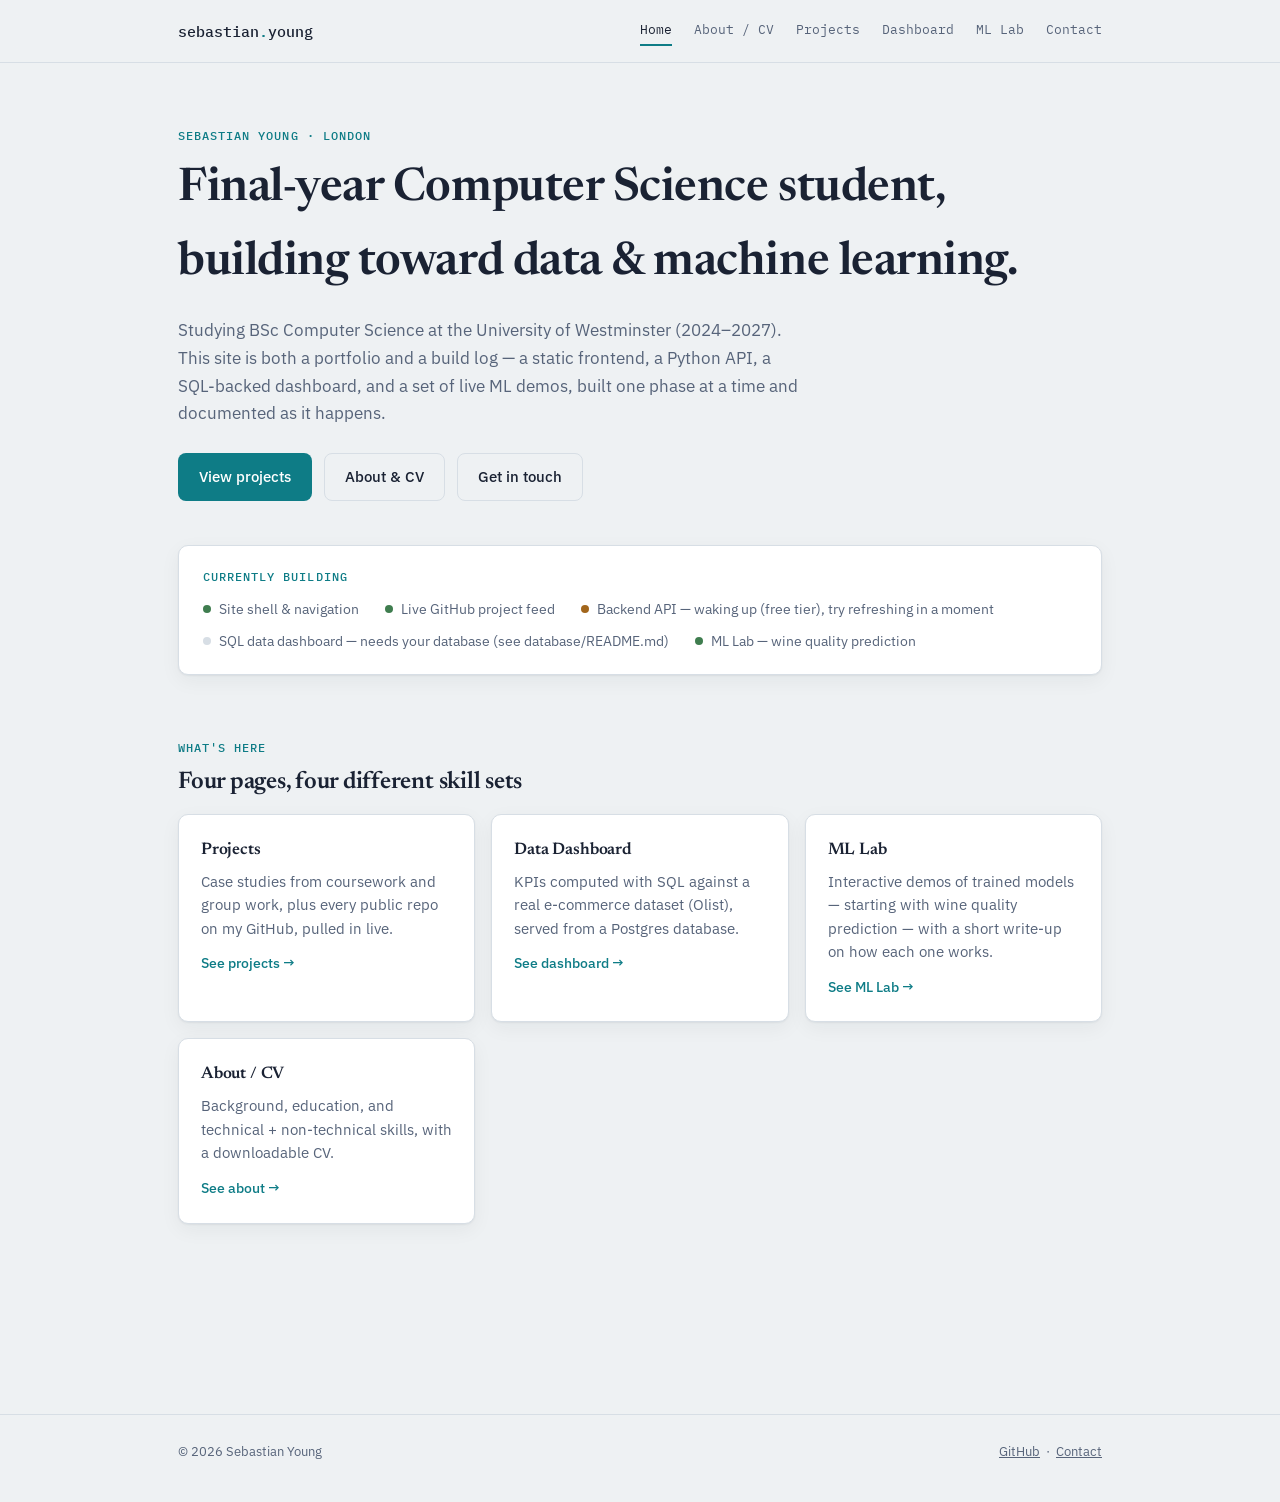
<file: docs/index.html>
<!DOCTYPE html>
<html lang="en">
<head>
<meta charset="UTF-8">
<meta name="viewport" content="width=device-width, initial-scale=1.0">
<title>Sebastian Young — Data &amp; ML Portfolio</title>
<meta name="description" content="Sebastian Young — final-year Computer Science student building a portfolio of data, SQL, and machine learning projects.">
<link rel="stylesheet" href="css/style.css">
</head>
<body>

<header class="site-nav">
  <div class="wrap">
    <a class="brand" href="index.html">sebastian<span>.</span>young</a>
    <nav class="links">
      <a href="index.html" aria-current="page">Home</a>
      <a href="about.html">About / CV</a>
      <a href="projects.html">Projects</a>
      <a href="dashboard.html">Dashboard</a>
      <a href="ml-lab.html">ML Lab</a>
      <a href="contact.html">Contact</a>
    </nav>
  </div>
</header>

<main>
  <div class="wrap">
    <section class="hero">
      <span class="eyebrow">Sebastian Young · London</span>
      <h1>Final-year Computer Science student, building toward data &amp; machine learning.</h1>
      <p class="dek">Studying BSc Computer Science at the University of Westminster (2024–2027). This site is both a portfolio and a build log — a static frontend, a Python API, a SQL-backed dashboard, and a set of live ML demos, built one phase at a time and documented as it happens.</p>
      <div class="cta-row">
        <a class="btn btn-primary" href="projects.html">View projects</a>
        <a class="btn btn-secondary" href="about.html">About &amp; CV</a>
        <a class="btn btn-secondary" href="contact.html">Get in touch</a>
      </div>

      <div class="status-strip">
        <span class="eyebrow" style="margin-bottom:0;">Currently building</span>
        <div class="status-row">
          <span class="status-item"><span class="dot live"></span>Site shell &amp; navigation</span>
          <span class="status-item"><span class="dot live"></span>Live GitHub project feed</span>
          <span class="status-item"><span class="dot planned" id="backend-status-dot"></span><span id="backend-status-text">Backend API</span></span>
          <span class="status-item"><span class="dot planned"></span>SQL data dashboard — needs your database (see database/README.md)</span>
          <span class="status-item"><span class="dot live"></span>ML Lab — wine quality prediction</span>
        </div>
      </div>
    </section>

    <section>
      <span class="eyebrow">What's here</span>
      <h2>Four pages, four different skill sets</h2>
      <div class="grid">
        <div class="card">
          <h3>Projects</h3>
          <p>Case studies from coursework and group work, plus every public repo on my GitHub, pulled in live.</p>
          <a class="card-link" href="projects.html">See projects →</a>
        </div>
        <div class="card">
          <h3>Data Dashboard</h3>
          <p>KPIs computed with SQL against a real e-commerce dataset (Olist), served from a Postgres database.</p>
          <a class="card-link" href="dashboard.html">See dashboard →</a>
        </div>
        <div class="card">
          <h3>ML Lab</h3>
          <p>Interactive demos of trained models — starting with wine quality prediction — with a short write-up on how each one works.</p>
          <a class="card-link" href="ml-lab.html">See ML Lab →</a>
        </div>
        <div class="card">
          <h3>About / CV</h3>
          <p>Background, education, and technical + non-technical skills, with a downloadable CV.</p>
          <a class="card-link" href="about.html">See about →</a>
        </div>
      </div>
    </section>
  </div>
</main>

<footer class="site-footer">
  <div class="wrap">
    <span>© 2026 Sebastian Young</span>
    <span>
      <a href="https://github.com/SyoungCode" target="_blank" rel="noopener">GitHub</a>
      &nbsp;·&nbsp;
      <a href="contact.html">Contact</a>
    </span>
  </div>
</footer>

<script src="js/config.js"></script>
<script src="js/api-status.js"></script>
</body>
</html>
</file>
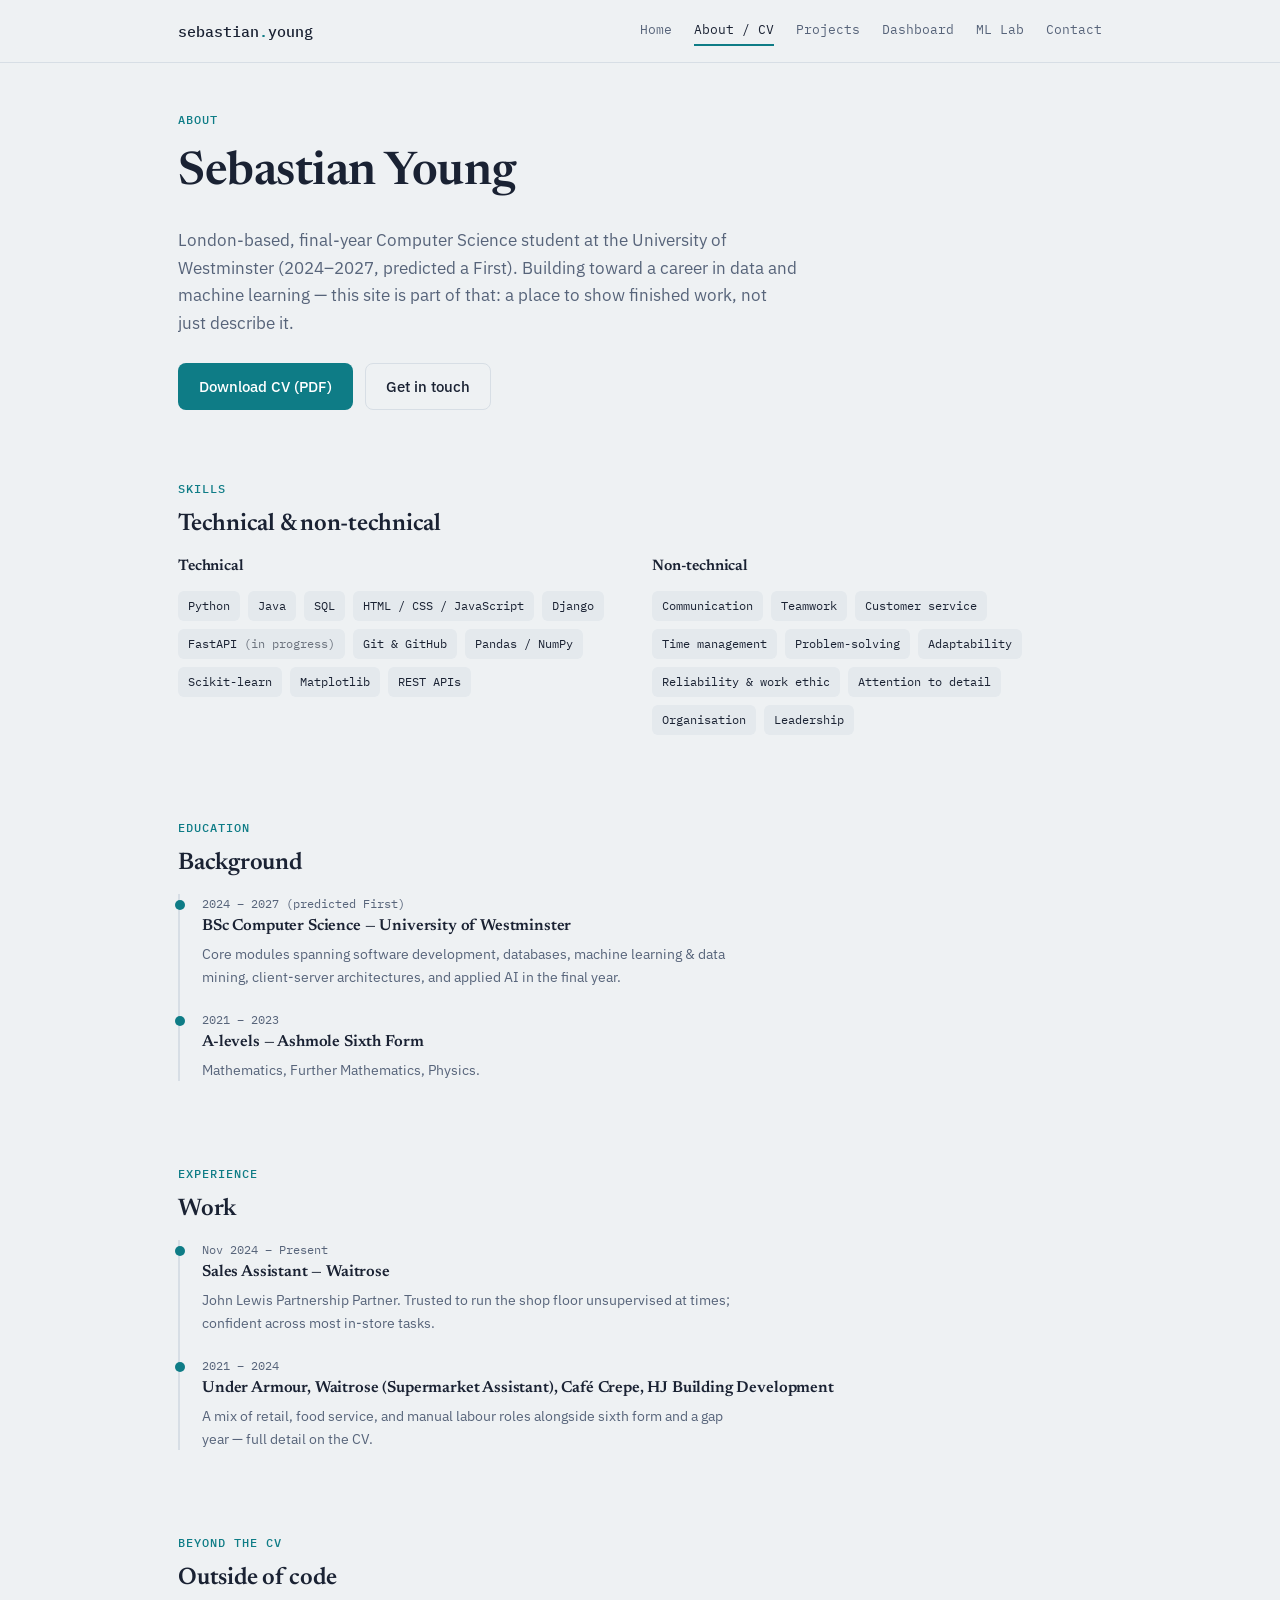
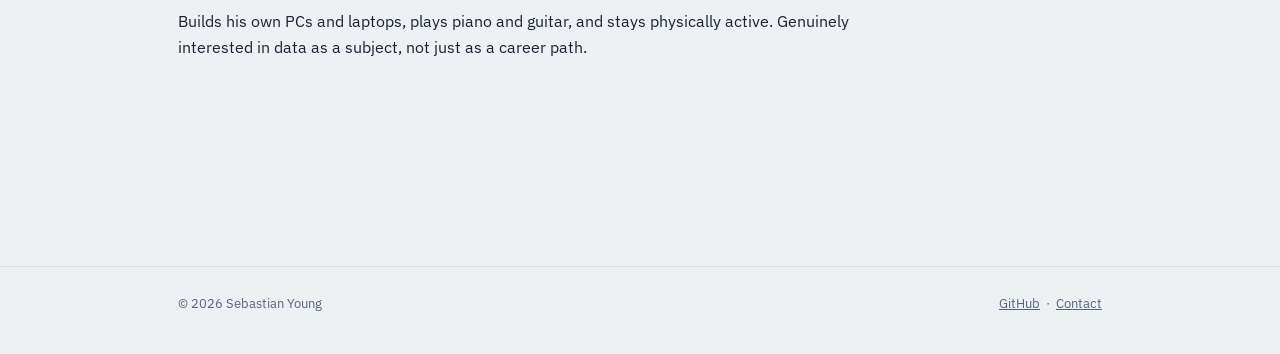
<file: docs/about.html>
<!DOCTYPE html>
<html lang="en">
<head>
<meta charset="UTF-8">
<meta name="viewport" content="width=device-width, initial-scale=1.0">
<title>About &amp; CV — Sebastian Young</title>
<link rel="stylesheet" href="css/style.css">
</head>
<body>

<header class="site-nav">
  <div class="wrap">
    <a class="brand" href="index.html">sebastian<span>.</span>young</a>
    <nav class="links">
      <a href="index.html">Home</a>
      <a href="about.html" aria-current="page">About / CV</a>
      <a href="projects.html">Projects</a>
      <a href="dashboard.html">Dashboard</a>
      <a href="ml-lab.html">ML Lab</a>
      <a href="contact.html">Contact</a>
    </nav>
  </div>
</header>

<main>
  <div class="wrap">
    <section class="hero" style="padding-top:48px;">
      <span class="eyebrow">About</span>
      <h1>Sebastian Young</h1>
      <p class="dek">London-based, final-year Computer Science student at the University of Westminster (2024–2027, predicted a First). Building toward a career in data and machine learning — this site is part of that: a place to show finished work, not just describe it.</p>
      <div class="cta-row">
        <a class="btn btn-primary" href="assets/cv.pdf" download>Download CV (PDF)</a>
        <a class="btn btn-secondary" href="contact.html">Get in touch</a>
      </div>
    </section>

    <section id="skills">
      <span class="eyebrow">Skills</span>
      <h2>Technical &amp; non-technical</h2>
      <div class="skill-cols">
        <div>
          <h3>Technical</h3>
          <ul>
            <li>Python</li>
            <li>Java</li>
            <li>SQL</li>
            <li>HTML / CSS / JavaScript</li>
            <li>Django</li>
            <li>FastAPI <em style="font-style:normal;opacity:.6">(in progress)</em></li>
            <li>Git &amp; GitHub</li>
            <li>Pandas / NumPy</li>
            <li>Scikit-learn</li>
            <li>Matplotlib</li>
            <li>REST APIs</li>
          </ul>
        </div>
        <div>
          <h3>Non-technical</h3>
          <ul>
            <li>Communication</li>
            <li>Teamwork</li>
            <li>Customer service</li>
            <li>Time management</li>
            <li>Problem-solving</li>
            <li>Adaptability</li>
            <li>Reliability &amp; work ethic</li>
            <li>Attention to detail</li>
            <li>Organisation</li>
            <li>Leadership</li>
          </ul>
        </div>
      </div>
    </section>

    <section id="education">
      <span class="eyebrow">Education</span>
      <h2>Background</h2>
      <div class="timeline">
        <div class="entry">
          <div class="meta">2024 – 2027 (predicted First)</div>
          <h3>BSc Computer Science — University of Westminster</h3>
          <p>Core modules spanning software development, databases, machine learning &amp; data mining, client-server architectures, and applied AI in the final year.</p>
        </div>
        <div class="entry">
          <div class="meta">2021 – 2023</div>
          <h3>A-levels — Ashmole Sixth Form</h3>
          <p>Mathematics, Further Mathematics, Physics.</p>
        </div>
      </div>
    </section>

    <section id="experience">
      <span class="eyebrow">Experience</span>
      <h2>Work</h2>
      <div class="timeline">
        <div class="entry">
          <div class="meta">Nov 2024 – Present</div>
          <h3>Sales Assistant — Waitrose</h3>
          <p>John Lewis Partnership Partner. Trusted to run the shop floor unsupervised at times; confident across most in-store tasks.</p>
        </div>
        <div class="entry">
          <div class="meta">2021 – 2024</div>
          <h3>Under Armour, Waitrose (Supermarket Assistant), Café Crepe, HJ Building Development</h3>
          <p>A mix of retail, food service, and manual labour roles alongside sixth form and a gap year — full detail on the CV.</p>
        </div>
      </div>
    </section>

    <section id="beyond">
      <span class="eyebrow">Beyond the CV</span>
      <h2>Outside of code</h2>
      <p>Builds his own PCs and laptops, plays piano and guitar, and stays physically active. Genuinely interested in data as a subject, not just as a career path.</p>
    </section>
  </div>
</main>

<footer class="site-footer">
  <div class="wrap">
    <span>© 2026 Sebastian Young</span>
    <span>
      <a href="https://github.com/SyoungCode" target="_blank" rel="noopener">GitHub</a>
      &nbsp;·&nbsp;
      <a href="contact.html">Contact</a>
    </span>
  </div>
</footer>

</body>
</html>
</file>
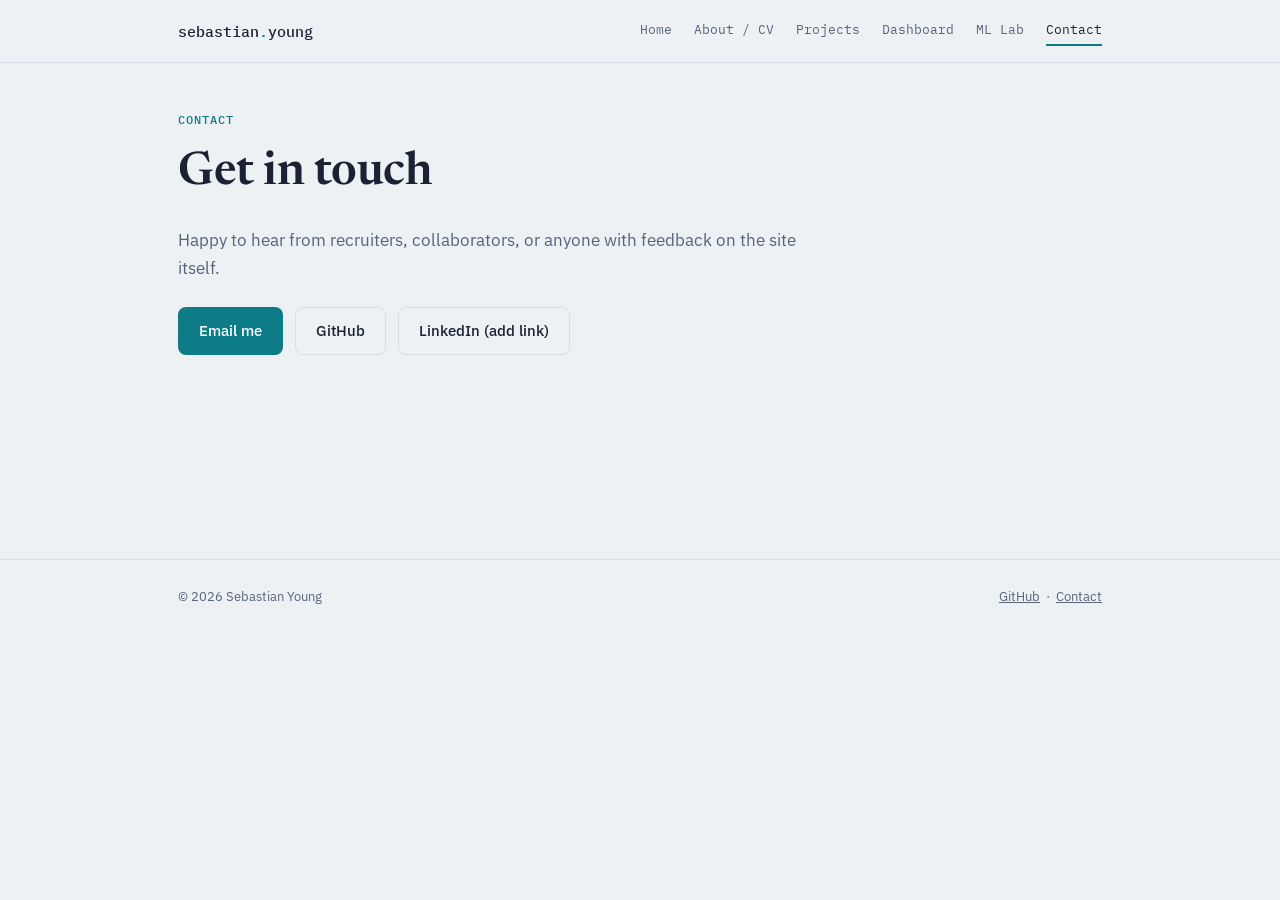
<file: docs/contact.html>
<!DOCTYPE html>
<html lang="en">
<head>
<meta charset="UTF-8">
<meta name="viewport" content="width=device-width, initial-scale=1.0">
<title>Contact — Sebastian Young</title>
<link rel="stylesheet" href="css/style.css">
</head>
<body>

<header class="site-nav">
  <div class="wrap">
    <a class="brand" href="index.html">sebastian<span>.</span>young</a>
    <nav class="links">
      <a href="index.html">Home</a>
      <a href="about.html">About / CV</a>
      <a href="projects.html">Projects</a>
      <a href="dashboard.html">Dashboard</a>
      <a href="ml-lab.html">ML Lab</a>
      <a href="contact.html" aria-current="page">Contact</a>
    </nav>
  </div>
</header>

<main>
  <div class="wrap">
    <section class="hero" style="padding-top:48px;">
      <span class="eyebrow">Contact</span>
      <h1>Get in touch</h1>
      <p class="dek">Happy to hear from recruiters, collaborators, or anyone with feedback on the site itself.</p>

      <div class="cta-row">
        <a class="btn btn-primary" href="mailto:syoung.code@gmail.com">Email me</a>
        <a class="btn btn-secondary" href="https://github.com/SyoungCode" target="_blank" rel="noopener">GitHub</a>
        <!-- TODO: add your LinkedIn URL here once you've got the link -->
        <a class="btn btn-secondary" href="#" aria-disabled="true" title="Add your LinkedIn URL">LinkedIn (add link)</a>
      </div>
    </section>
  </div>
</main>

<footer class="site-footer">
  <div class="wrap">
    <span>© 2026 Sebastian Young</span>
    <span>
      <a href="https://github.com/SyoungCode" target="_blank" rel="noopener">GitHub</a>
      &nbsp;·&nbsp;
      <a href="contact.html">Contact</a>
    </span>
  </div>
</footer>

</body>
</html>
</file>
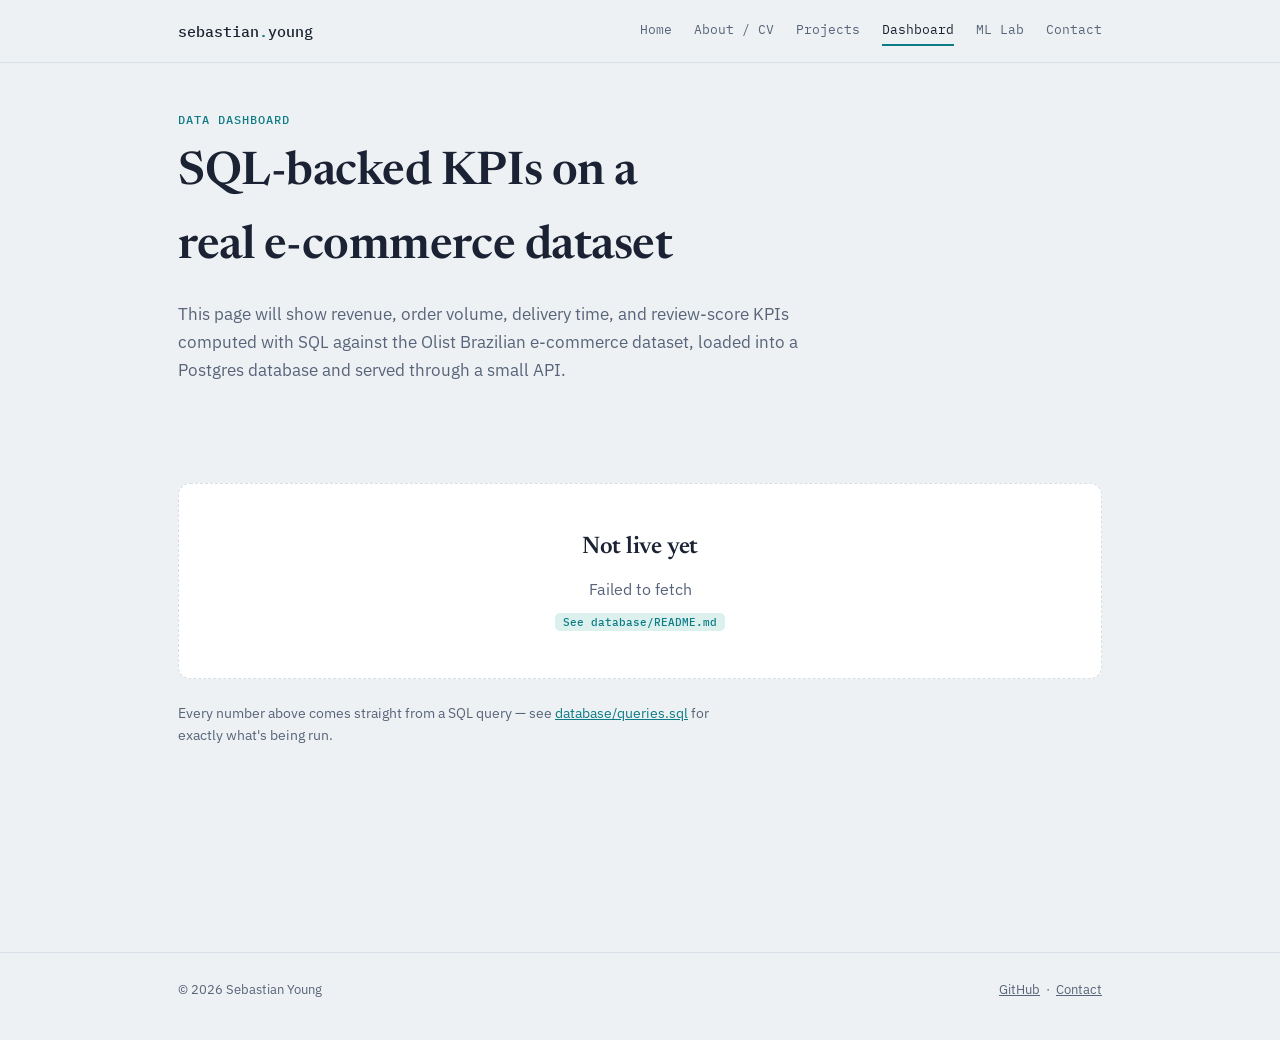
<file: docs/dashboard.html>
<!DOCTYPE html>
<html lang="en">
<head>
<meta charset="UTF-8">
<meta name="viewport" content="width=device-width, initial-scale=1.0">
<title>Data Dashboard — Sebastian Young</title>
<link rel="stylesheet" href="css/style.css">
</head>
<body>

<header class="site-nav">
  <div class="wrap">
    <a class="brand" href="index.html">sebastian<span>.</span>young</a>
    <nav class="links">
      <a href="index.html">Home</a>
      <a href="about.html">About / CV</a>
      <a href="projects.html">Projects</a>
      <a href="dashboard.html" aria-current="page">Dashboard</a>
      <a href="ml-lab.html">ML Lab</a>
      <a href="contact.html">Contact</a>
    </nav>
  </div>
</header>

<main>
  <div class="wrap">
    <section class="hero" style="padding-top:48px;">
      <span class="eyebrow">Data Dashboard</span>
      <h1>SQL-backed KPIs on a real e-commerce dataset</h1>
      <p class="dek">This page will show revenue, order volume, delivery time, and review-score KPIs computed with SQL against the Olist Brazilian e-commerce dataset, loaded into a Postgres database and served through a small API.</p>
    </section>

    <section>
      <div class="placeholder-panel" id="dashboard-note" style="display:none;">
        <h2>Not live yet</h2>
        <p id="dashboard-note-detail">The code for this page is finished — it's waiting on the database itself.</p>
        <span class="pill">See database/README.md</span>
      </div>

      <div class="stat-grid" id="kpi-grid" style="display:none;">
        <div class="stat-tile">
          <div class="value" id="kpi-orders">—</div>
          <div class="label">Total orders</div>
        </div>
        <div class="stat-tile">
          <div class="value" id="kpi-revenue">—</div>
          <div class="label">Total revenue</div>
        </div>
        <div class="stat-tile">
          <div class="value" id="kpi-review">—</div>
          <div class="label">Average review score</div>
        </div>
        <div class="stat-tile">
          <div class="value" id="kpi-delivery">—</div>
          <div class="label">Average delivery time</div>
        </div>
      </div>

      <p style="margin-top:24px; font-size:0.85rem; color:var(--text-muted);">
        Every number above comes straight from a SQL query — see
        <a href="https://github.com/SyoungCode/SyoungCode.github.io/blob/main/database/queries.sql" target="_blank" rel="noopener">database/queries.sql</a>
        for exactly what's being run.
      </p>
    </section>
  </div>
</main>

<footer class="site-footer">
  <div class="wrap">
    <span>© 2026 Sebastian Young</span>
    <span>
      <a href="https://github.com/SyoungCode" target="_blank" rel="noopener">GitHub</a>
      &nbsp;·&nbsp;
      <a href="contact.html">Contact</a>
    </span>
  </div>
</footer>

<script src="js/config.js"></script>
<script src="js/dashboard.js"></script>
</body>
</html>
</file>
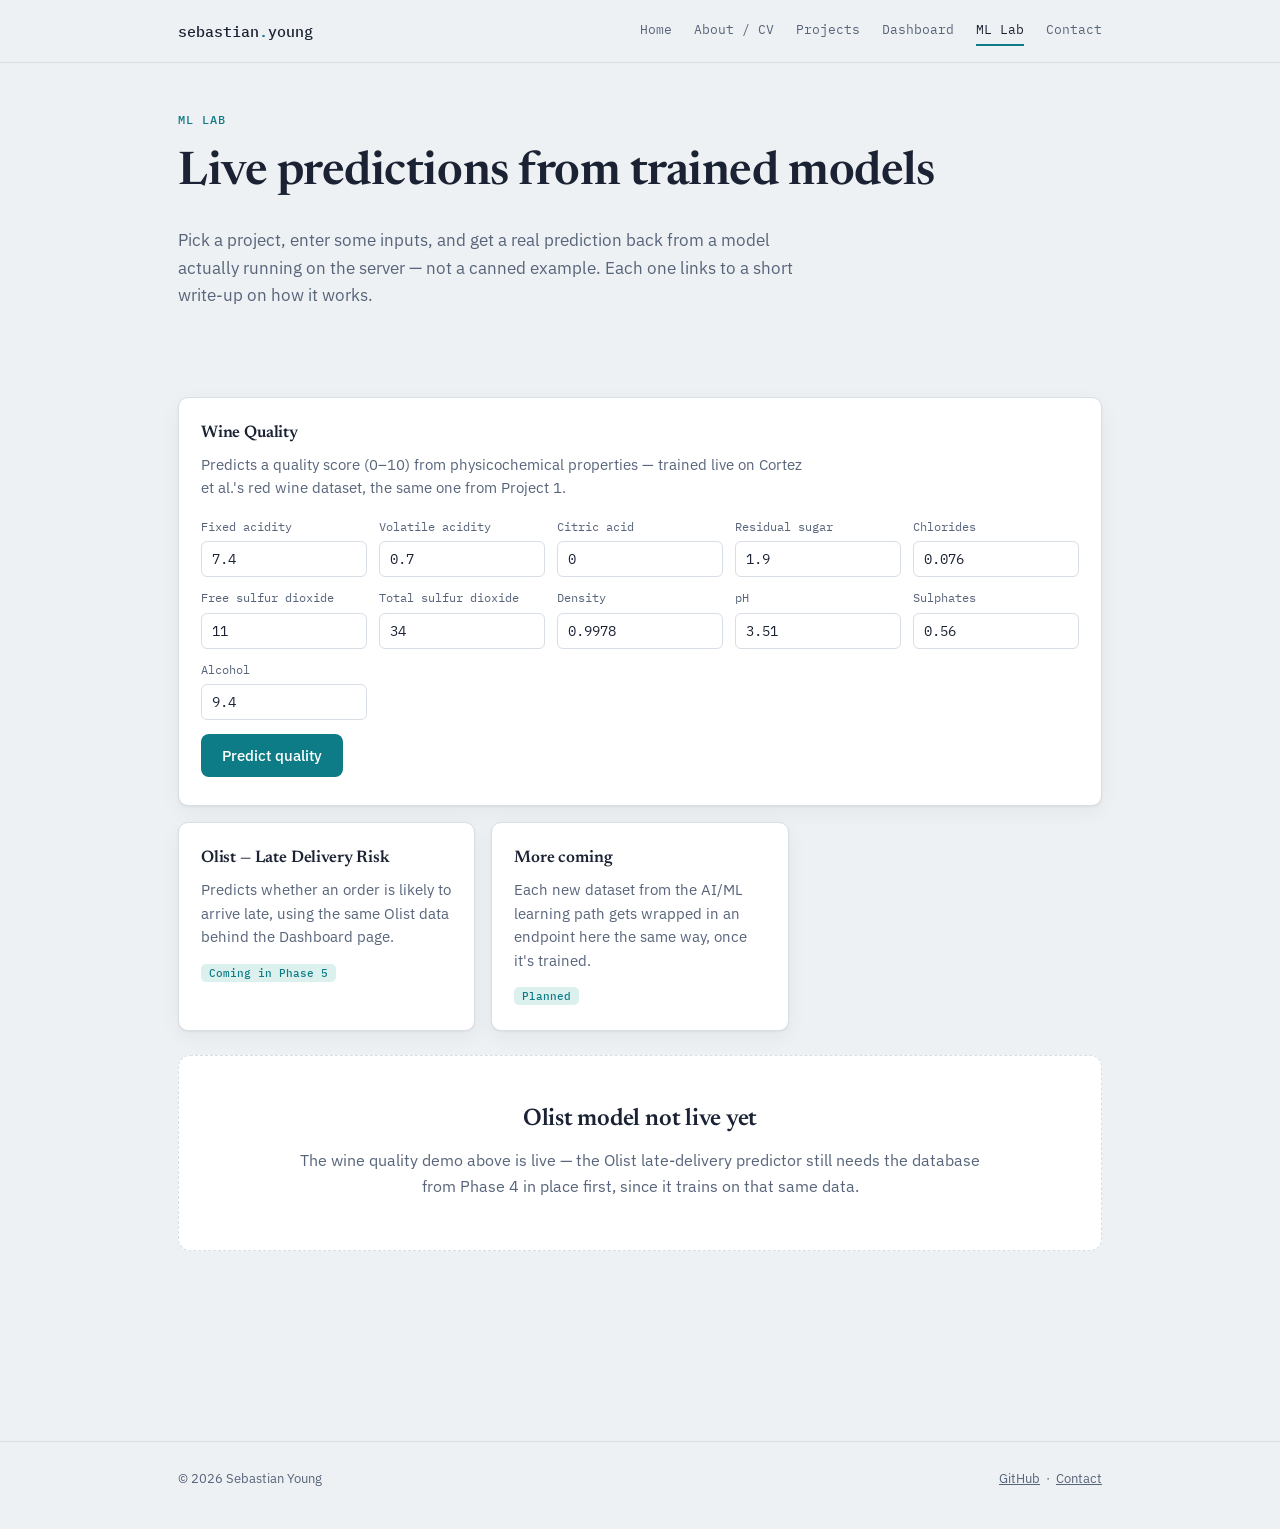
<file: docs/ml-lab.html>
<!DOCTYPE html>
<html lang="en">
<head>
<meta charset="UTF-8">
<meta name="viewport" content="width=device-width, initial-scale=1.0">
<title>ML Lab — Sebastian Young</title>
<link rel="stylesheet" href="css/style.css">
</head>
<body>

<header class="site-nav">
  <div class="wrap">
    <a class="brand" href="index.html">sebastian<span>.</span>young</a>
    <nav class="links">
      <a href="index.html">Home</a>
      <a href="about.html">About / CV</a>
      <a href="projects.html">Projects</a>
      <a href="dashboard.html">Dashboard</a>
      <a href="ml-lab.html" aria-current="page">ML Lab</a>
      <a href="contact.html">Contact</a>
    </nav>
  </div>
</header>

<main>
  <div class="wrap">
    <section class="hero" style="padding-top:48px;">
      <span class="eyebrow">ML Lab</span>
      <h1>Live predictions from trained models</h1>
      <p class="dek">Pick a project, enter some inputs, and get a real prediction back from a model actually running on the server — not a canned example. Each one links to a short write-up on how it works.</p>
    </section>

    <section>
      <div class="grid">
        <div class="card" style="grid-column: 1 / -1;">
          <h3>Wine Quality</h3>
          <p>Predicts a quality score (0–10) from physicochemical properties — trained live on Cortez et al.'s red wine dataset, the same one from Project 1.</p>

          <form class="predict-form" id="wine-form">
            <label>Fixed acidity<input type="number" step="any" name="fixed_acidity" value="7.4" required></label>
            <label>Volatile acidity<input type="number" step="any" name="volatile_acidity" value="0.7" required></label>
            <label>Citric acid<input type="number" step="any" name="citric_acid" value="0" required></label>
            <label>Residual sugar<input type="number" step="any" name="residual_sugar" value="1.9" required></label>
            <label>Chlorides<input type="number" step="any" name="chlorides" value="0.076" required></label>
            <label>Free sulfur dioxide<input type="number" step="any" name="free_sulfur_dioxide" value="11" required></label>
            <label>Total sulfur dioxide<input type="number" step="any" name="total_sulfur_dioxide" value="34" required></label>
            <label>Density<input type="number" step="any" name="density" value="0.9978" required></label>
            <label>pH<input type="number" step="any" name="pH" value="3.51" required></label>
            <label>Sulphates<input type="number" step="any" name="sulphates" value="0.56" required></label>
            <label>Alcohol<input type="number" step="any" name="alcohol" value="9.4" required></label>
          </form>
          <div class="cta-row" style="margin-top:14px;">
            <button type="submit" form="wine-form" class="btn btn-primary">Predict quality</button>
          </div>
          <div class="predict-result" id="wine-result" style="display:none;"></div>
        </div>
        <div class="card">
          <h3>Olist — Late Delivery Risk</h3>
          <p>Predicts whether an order is likely to arrive late, using the same Olist data behind the Dashboard page.</p>
          <span class="pill">Coming in Phase 5</span>
        </div>
        <div class="card">
          <h3>More coming</h3>
          <p>Each new dataset from the AI/ML learning path gets wrapped in an endpoint here the same way, once it's trained.</p>
          <span class="pill">Planned</span>
        </div>
      </div>

      <div class="placeholder-panel" style="margin-top:24px;">
        <h2>Olist model not live yet</h2>
        <p>The wine quality demo above is live — the Olist late-delivery predictor still needs the database from Phase 4 in place first, since it trains on that same data.</p>
      </div>
    </section>
  </div>
</main>

<footer class="site-footer">
  <div class="wrap">
    <span>© 2026 Sebastian Young</span>
    <span>
      <a href="https://github.com/SyoungCode" target="_blank" rel="noopener">GitHub</a>
      &nbsp;·&nbsp;
      <a href="contact.html">Contact</a>
    </span>
  </div>
</footer>

<script src="js/config.js"></script>
<script src="js/ml-lab.js"></script>
</body>
</html>
</file>
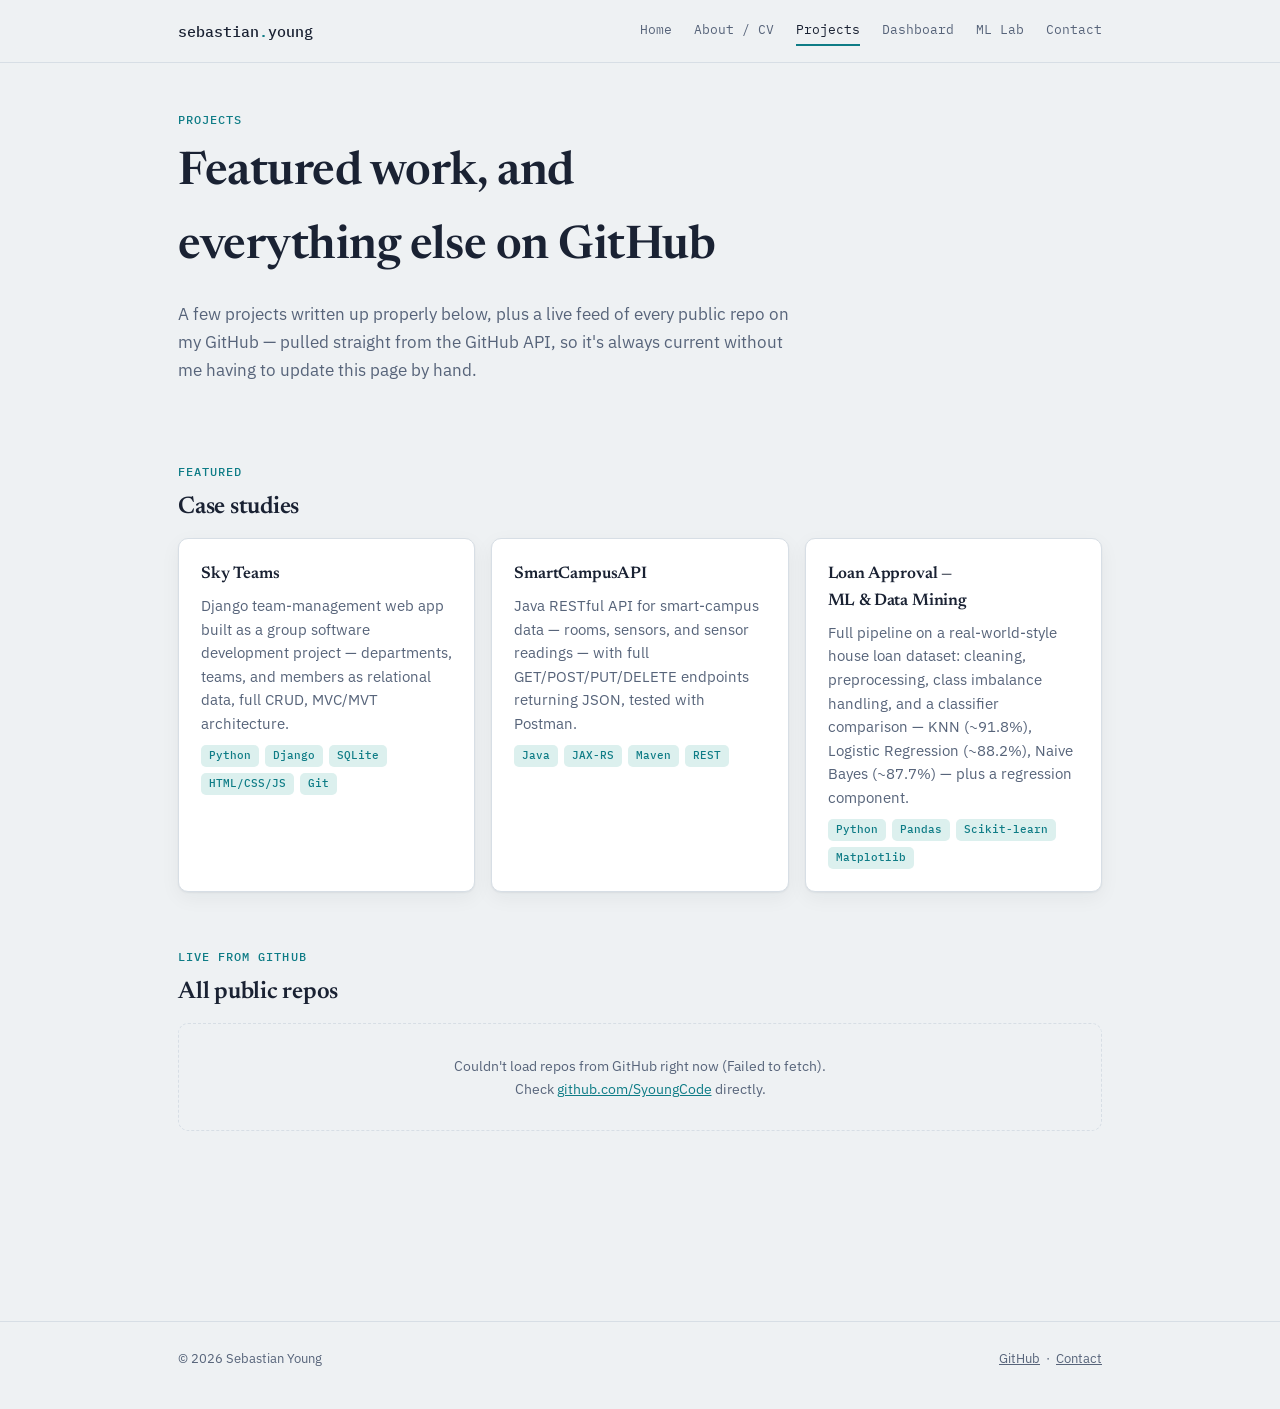
<file: docs/projects.html>
<!DOCTYPE html>
<html lang="en">
<head>
<meta charset="UTF-8">
<meta name="viewport" content="width=device-width, initial-scale=1.0">
<title>Projects — Sebastian Young</title>
<link rel="stylesheet" href="css/style.css">
</head>
<body>

<header class="site-nav">
  <div class="wrap">
    <a class="brand" href="index.html">sebastian<span>.</span>young</a>
    <nav class="links">
      <a href="index.html">Home</a>
      <a href="about.html">About / CV</a>
      <a href="projects.html" aria-current="page">Projects</a>
      <a href="dashboard.html">Dashboard</a>
      <a href="ml-lab.html">ML Lab</a>
      <a href="contact.html">Contact</a>
    </nav>
  </div>
</header>

<main>
  <div class="wrap">
    <section class="hero" style="padding-top:48px;">
      <span class="eyebrow">Projects</span>
      <h1>Featured work, and everything else on GitHub</h1>
      <p class="dek">A few projects written up properly below, plus a live feed of every public repo on my GitHub — pulled straight from the GitHub API, so it's always current without me having to update this page by hand.</p>
    </section>

    <section id="featured">
      <span class="eyebrow">Featured</span>
      <h2>Case studies</h2>
      <div class="grid">
        <div class="card">
          <h3>Sky Teams</h3>
          <p>Django team-management web app built as a group software development project — departments, teams, and members as relational data, full CRUD, MVC/MVT architecture.</p>
          <div class="tags">
            <span class="pill">Python</span>
            <span class="pill">Django</span>
            <span class="pill">SQLite</span>
            <span class="pill">HTML/CSS/JS</span>
            <span class="pill">Git</span>
          </div>
        </div>
        <div class="card">
          <h3>SmartCampusAPI</h3>
          <p>Java RESTful API for smart-campus data — rooms, sensors, and sensor readings — with full GET/POST/PUT/DELETE endpoints returning JSON, tested with Postman.</p>
          <div class="tags">
            <span class="pill">Java</span>
            <span class="pill">JAX-RS</span>
            <span class="pill">Maven</span>
            <span class="pill">REST</span>
          </div>
        </div>
        <div class="card">
          <h3>Loan Approval — ML &amp; Data Mining</h3>
          <p>Full pipeline on a real-world-style house loan dataset: cleaning, preprocessing, class imbalance handling, and a classifier comparison — KNN (~91.8%), Logistic Regression (~88.2%), Naive Bayes (~87.7%) — plus a regression component.</p>
          <div class="tags">
            <span class="pill">Python</span>
            <span class="pill">Pandas</span>
            <span class="pill">Scikit-learn</span>
            <span class="pill">Matplotlib</span>
          </div>
        </div>
      </div>
    </section>

    <section id="repos">
      <span class="eyebrow">Live from GitHub</span>
      <h2>All public repos</h2>
      <div class="grid" id="repo-grid">
        <div class="empty-state">Loading repos from GitHub…</div>
      </div>
    </section>
  </div>
</main>

<footer class="site-footer">
  <div class="wrap">
    <span>© 2026 Sebastian Young</span>
    <span>
      <a href="https://github.com/SyoungCode" target="_blank" rel="noopener">GitHub</a>
      &nbsp;·&nbsp;
      <a href="contact.html">Contact</a>
    </span>
  </div>
</footer>

<script src="js/github.js"></script>
</body>
</html>
</file>
<file: docs/css/style.css>
/* ==========================================================================
   Sebastian Young — portfolio site
   Shared design system: color tokens, type, layout, components.
   ========================================================================== */

@import url('https://fonts.googleapis.com/css2?family=Newsreader:ital,opsz,wght@0,6..72,400;0,6..72,500;0,6..72,600;1,6..72,500&family=IBM+Plex+Sans:wght@400;500;600&family=IBM+Plex+Mono:wght@400;500&display=swap');

:root {
  --bg: #eef1f3;
  --surface: #ffffff;
  --surface-2: #e4e9ed;
  --text: #1a2233;
  --text-muted: #57647a;
  --border: #d7dee5;
  --accent: #0e7c86;
  --accent-ink: #ffffff;
  --accent-wash: #dcf0ee;
  --good: #3f7d4f;
  --warn: #a2661c;
  --shadow: 0 1px 2px rgba(20, 30, 45, 0.06), 0 6px 20px rgba(20, 30, 45, 0.05);
}

@media (prefers-color-scheme: dark) {
  :root {
    --bg: #10161d;
    --surface: #171f29;
    --surface-2: #1e2732;
    --text: #e7ecf1;
    --text-muted: #93a1b4;
    --border: #2a3644;
    --accent: #3fc2cd;
    --accent-ink: #06181a;
    --accent-wash: #17323330;
    --good: #6fbf83;
    --warn: #e0a94d;
    --shadow: 0 1px 2px rgba(0, 0, 0, 0.3), 0 10px 30px rgba(0, 0, 0, 0.35);
  }
}

* { box-sizing: border-box; }

html { scroll-behavior: smooth; }

body {
  margin: 0;
  background: var(--bg);
  color: var(--text);
  font-family: 'IBM Plex Sans', system-ui, sans-serif;
  line-height: 1.6;
  -webkit-font-smoothing: antialiased;
}

h1, h2, h3 {
  font-family: 'Newsreader', Georgia, serif;
  font-weight: 600;
  text-wrap: balance;
  color: var(--text);
  letter-spacing: -0.01em;
  margin: 0 0 12px;
}

p { margin: 0 0 16px; max-width: 68ch; }

a { color: var(--accent); }

code, .mono {
  font-family: 'IBM Plex Mono', monospace;
}

.eyebrow {
  font-family: 'IBM Plex Mono', monospace;
  font-size: 0.72rem;
  letter-spacing: 0.09em;
  text-transform: uppercase;
  color: var(--accent);
  font-weight: 500;
  display: block;
  margin-bottom: 6px;
}

/* ---------- layout ---------- */

.wrap {
  max-width: 980px;
  margin: 0 auto;
  padding: 0 28px;
}

main { padding-bottom: 100px; }

section { padding-top: 56px; }

/* ---------- nav ---------- */

header.site-nav {
  position: sticky;
  top: 0;
  z-index: 10;
  background: color-mix(in srgb, var(--bg) 88%, transparent);
  backdrop-filter: blur(8px);
  border-bottom: 1px solid var(--border);
}

header.site-nav .wrap {
  display: flex;
  align-items: center;
  justify-content: space-between;
  padding-top: 16px;
  padding-bottom: 16px;
}

.brand {
  font-family: 'IBM Plex Mono', monospace;
  font-weight: 500;
  font-size: 0.95rem;
  color: var(--text);
  text-decoration: none;
}

.brand span { color: var(--accent); }

nav.links {
  display: flex;
  flex-wrap: wrap;
  gap: 4px 22px;
}

nav.links a {
  font-family: 'IBM Plex Mono', monospace;
  font-size: 0.8rem;
  color: var(--text-muted);
  text-decoration: none;
  padding: 4px 0;
  border-bottom: 2px solid transparent;
}

nav.links a:hover { color: var(--text); }

nav.links a[aria-current="page"] {
  color: var(--text);
  border-bottom-color: var(--accent);
}

/* ---------- hero ---------- */

.hero {
  padding: 64px 0 8px;
}

.hero h1 {
  font-size: clamp(2rem, 4.2vw, 2.9rem);
  margin-bottom: 16px;
}

.hero p.dek {
  color: var(--text-muted);
  font-size: 1.08rem;
  max-width: 62ch;
}

.cta-row {
  display: flex;
  flex-wrap: wrap;
  gap: 12px;
  margin: 26px 0 6px;
}

.btn {
  display: inline-flex;
  align-items: center;
  gap: 8px;
  font-family: 'IBM Plex Sans', sans-serif;
  font-weight: 500;
  font-size: 0.92rem;
  padding: 11px 20px;
  border-radius: 8px;
  text-decoration: none;
  border: 1px solid transparent;
  cursor: pointer;
}

.btn-primary {
  background: var(--accent);
  color: var(--accent-ink);
}

.btn-secondary {
  background: transparent;
  color: var(--text);
  border-color: var(--border);
}

.btn-secondary:hover { border-color: var(--accent); color: var(--accent); }

/* ---------- status strip ---------- */

.status-strip {
  margin-top: 44px;
  padding: 22px 24px;
  background: var(--surface);
  border: 1px solid var(--border);
  border-radius: 10px;
  box-shadow: var(--shadow);
}

.status-row {
  display: flex;
  flex-wrap: wrap;
  gap: 10px 26px;
  margin-top: 12px;
}

.status-item {
  display: flex;
  align-items: center;
  gap: 8px;
  font-size: 0.86rem;
  color: var(--text-muted);
}

.dot {
  width: 8px;
  height: 8px;
  border-radius: 50%;
  flex: none;
}

.dot.live { background: var(--good); }
.dot.progress { background: var(--warn); }
.dot.planned { background: var(--border); }

/* ---------- cards / grids ---------- */

.card {
  background: var(--surface);
  border: 1px solid var(--border);
  border-radius: 10px;
  box-shadow: var(--shadow);
  padding: 22px 22px;
}

.grid {
  display: grid;
  grid-template-columns: repeat(auto-fit, minmax(260px, 1fr));
  gap: 16px;
  margin-top: 8px;
}

.card h3 {
  font-size: 1.05rem;
  margin-bottom: 6px;
}

.card p {
  font-size: 0.92rem;
  color: var(--text-muted);
  margin-bottom: 10px;
}

.tags {
  display: flex;
  flex-wrap: wrap;
  gap: 6px;
  margin-top: 6px;
}

.pill {
  font-family: 'IBM Plex Mono', monospace;
  font-size: 0.7rem;
  background: var(--accent-wash);
  color: var(--accent);
  padding: 2px 8px;
  border-radius: 5px;
  font-weight: 500;
}

.card-link {
  font-size: 0.85rem;
  font-weight: 500;
  text-decoration: none;
}

/* ---------- skills / lists ---------- */

.skill-cols {
  display: grid;
  grid-template-columns: repeat(auto-fit, minmax(260px, 1fr));
  gap: 24px;
  margin: 8px 0 28px;
}

.skill-cols h3 {
  font-size: 0.95rem;
}

.skill-cols ul {
  list-style: none;
  padding: 0;
  margin: 0;
  display: flex;
  flex-wrap: wrap;
  gap: 8px;
}

.skill-cols li {
  font-family: 'IBM Plex Mono', monospace;
  font-size: 0.78rem;
  background: var(--surface-2);
  padding: 5px 10px;
  border-radius: 6px;
  color: var(--text);
}

.timeline {
  border-left: 2px solid var(--border);
  margin: 8px 0 28px;
  padding-left: 22px;
}

.timeline .entry { margin-bottom: 22px; position: relative; }
.timeline .entry:last-child { margin-bottom: 0; }

.timeline .entry::before {
  content: "";
  position: absolute;
  left: -27px;
  top: 6px;
  width: 10px;
  height: 10px;
  border-radius: 50%;
  background: var(--accent);
}

.timeline .meta {
  font-family: 'IBM Plex Mono', monospace;
  font-size: 0.76rem;
  color: var(--text-muted);
}

.timeline h3 { font-size: 1rem; margin-bottom: 3px; }
.timeline p { font-size: 0.9rem; margin-bottom: 0; color: var(--text-muted); }

/* ---------- placeholder / coming-soon pages ---------- */

.placeholder-panel {
  margin-top: 20px;
  padding: 44px 32px;
  text-align: center;
  background: var(--surface);
  border: 1px dashed var(--border);
  border-radius: 12px;
}

.placeholder-panel h2 { margin-bottom: 10px; }

.placeholder-panel p {
  color: var(--text-muted);
  margin: 0 auto 6px;
}

.placeholder-panel .pill { margin-top: 14px; }

/* ---------- empty state (JS-driven) ---------- */

.empty-state {
  grid-column: 1 / -1;
  padding: 30px;
  text-align: center;
  color: var(--text-muted);
  font-size: 0.9rem;
  border: 1px dashed var(--border);
  border-radius: 10px;
}

/* ---------- footer ---------- */

footer.site-footer {
  margin-top: 90px;
  border-top: 1px solid var(--border);
  padding: 26px 0 40px;
}

footer.site-footer .wrap {
  display: flex;
  flex-wrap: wrap;
  justify-content: space-between;
  gap: 10px;
  font-size: 0.82rem;
  color: var(--text-muted);
}

footer.site-footer a { color: var(--text-muted); }
footer.site-footer a:hover { color: var(--accent); }

/* ---------- stat tiles (dashboard) ---------- */

.stat-grid {
  display: grid;
  grid-template-columns: repeat(auto-fit, minmax(170px, 1fr));
  gap: 16px;
  margin-top: 8px;
}

.stat-tile {
  background: var(--surface);
  border: 1px solid var(--border);
  border-radius: 10px;
  box-shadow: var(--shadow);
  padding: 20px 20px 18px;
}

.stat-tile .value {
  font-family: 'IBM Plex Mono', monospace;
  font-size: 1.7rem;
  font-weight: 500;
  font-variant-numeric: tabular-nums;
  color: var(--text);
  line-height: 1.2;
}

.stat-tile .label {
  font-size: 0.8rem;
  color: var(--text-muted);
  margin-top: 6px;
}

/* ---------- predict form (ML Lab) ---------- */

.predict-form {
  display: grid;
  grid-template-columns: repeat(auto-fit, minmax(150px, 1fr));
  gap: 12px;
  margin-top: 18px;
}

.predict-form label {
  display: flex;
  flex-direction: column;
  gap: 5px;
  font-family: 'IBM Plex Mono', monospace;
  font-size: 0.72rem;
  color: var(--text-muted);
}

.predict-form input {
  font-family: 'IBM Plex Mono', monospace;
  font-size: 0.86rem;
  padding: 8px 10px;
  border: 1px solid var(--border);
  border-radius: 6px;
  background: var(--surface);
  color: var(--text);
}

.predict-form input:focus {
  outline: none;
  border-color: var(--accent);
}

.predict-result {
  margin-top: 20px;
  padding: 18px 20px;
  border-radius: 10px;
  background: var(--accent-wash);
  color: var(--accent);
  font-family: 'IBM Plex Mono', monospace;
  font-size: 0.95rem;
}

.predict-result.error {
  background: var(--surface-2);
  color: var(--text-muted);
}

@media (prefers-reduced-motion: reduce) {
  html { scroll-behavior: auto; }
}
</file>
